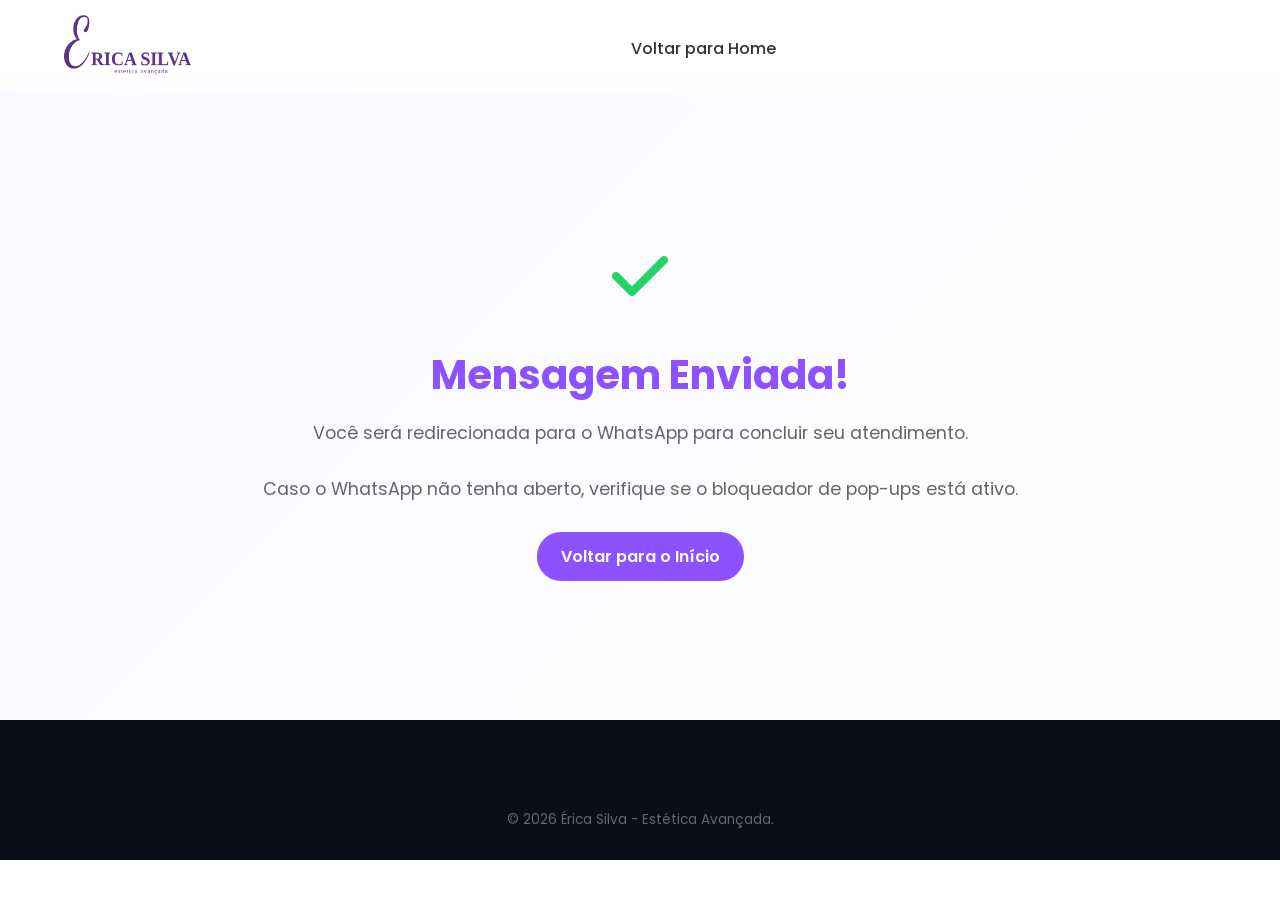
<file: obrigado.html>
<!DOCTYPE html>
<html lang="pt-br">
<head>
    <meta charset="UTF-8">
    <meta name="viewport" content="width=device-width, initial-scale=1.0">
    <title>Obrigado! | Érica Silva Estética</title>
    <!-- Google Tag Manager -->
    <script>(function(w,d,s,l,i){w[l]=w[l]||[];w[l].push({'gtm.start':
    new Date().getTime(),event:'gtm.js'});var f=d.getElementsByTagName(s)[0],
    j=d.createElement(s),dl=l!='dataLayer'?'&l='+l:'';j.async=true;j.src=
    'https://www.googletagmanager.com/gtm.js?id='+i+dl;f.parentNode.insertBefore(j,f);
    })(window,document,'script','dataLayer','GTM-SEU_CODIGO');</script>
    <!-- End Google Tag Manager -->
    <link rel="icon" href="imagens/logo.png" type="image/png">
    <link rel="preconnect" href="https://fonts.googleapis.com">
    <link rel="preconnect" href="https://fonts.gstatic.com" crossorigin>
    <link href="https://fonts.googleapis.com/css2?family=Poppins:wght@300;400;500;600;700&display=swap" rel="stylesheet">
    <link rel="stylesheet" href="style.css">
    <link rel="stylesheet" href="https://cdnjs.cloudflare.com/ajax/libs/font-awesome/6.4.0/css/all.min.css">
</head>
<body>
    <!-- Google Tag Manager (noscript) -->
    <noscript><iframe src="https://www.googletagmanager.com/ns.html?id=GTM-SEU_CODIGO"
    height="0" width="0" style="display:none;visibility:hidden"></iframe></noscript>
    <!-- End Google Tag Manager (noscript) -->
    <header>
        <div class="logo"> 
            <a href="index.html"><img src="imagens/logo.png" alt="logo Erica"></a>
        </div> 
        <div class="navmenu"> 
            <nav>
                <ul>
                    <li><a href="index.html">Voltar para Home</a></li>
                </ul>
            </nav>
        </div> 
    </header>

    <main class="thank-you-section">
        <div class="thank-you-content">
            <div class="check-icon">
                <i class="fa-solid fa-check"></i>
            </div>
            <h1>Mensagem Enviada!</h1>
            <p>Você será redirecionada para o WhatsApp para concluir seu atendimento.</p>
            <p>Caso o WhatsApp não tenha aberto, verifique se o bloqueador de pop-ups está ativo.</p>
            
            <a href="index.html" class="btn-primary">Voltar para o Início</a>
        </div>
    </main>

    <footer>
        <div class="footer-bottom" style="justify-content: center; padding-top: 20px;">
            <p>&copy; 2026 Érica Silva - Estética Avançada.</p>
        </div>
    </footer>
    
    <!-- Script para efeito de partículas (opcional, mantém a identidade) -->
    <script>
        // Redirecionamento automático caso o usuário fique muito tempo aqui (opcional)
        // setTimeout(() => { window.location.href = 'index.html'; }, 10000);
    </script>
    <script src="script.js"></script>
</body>
</html>
</file>
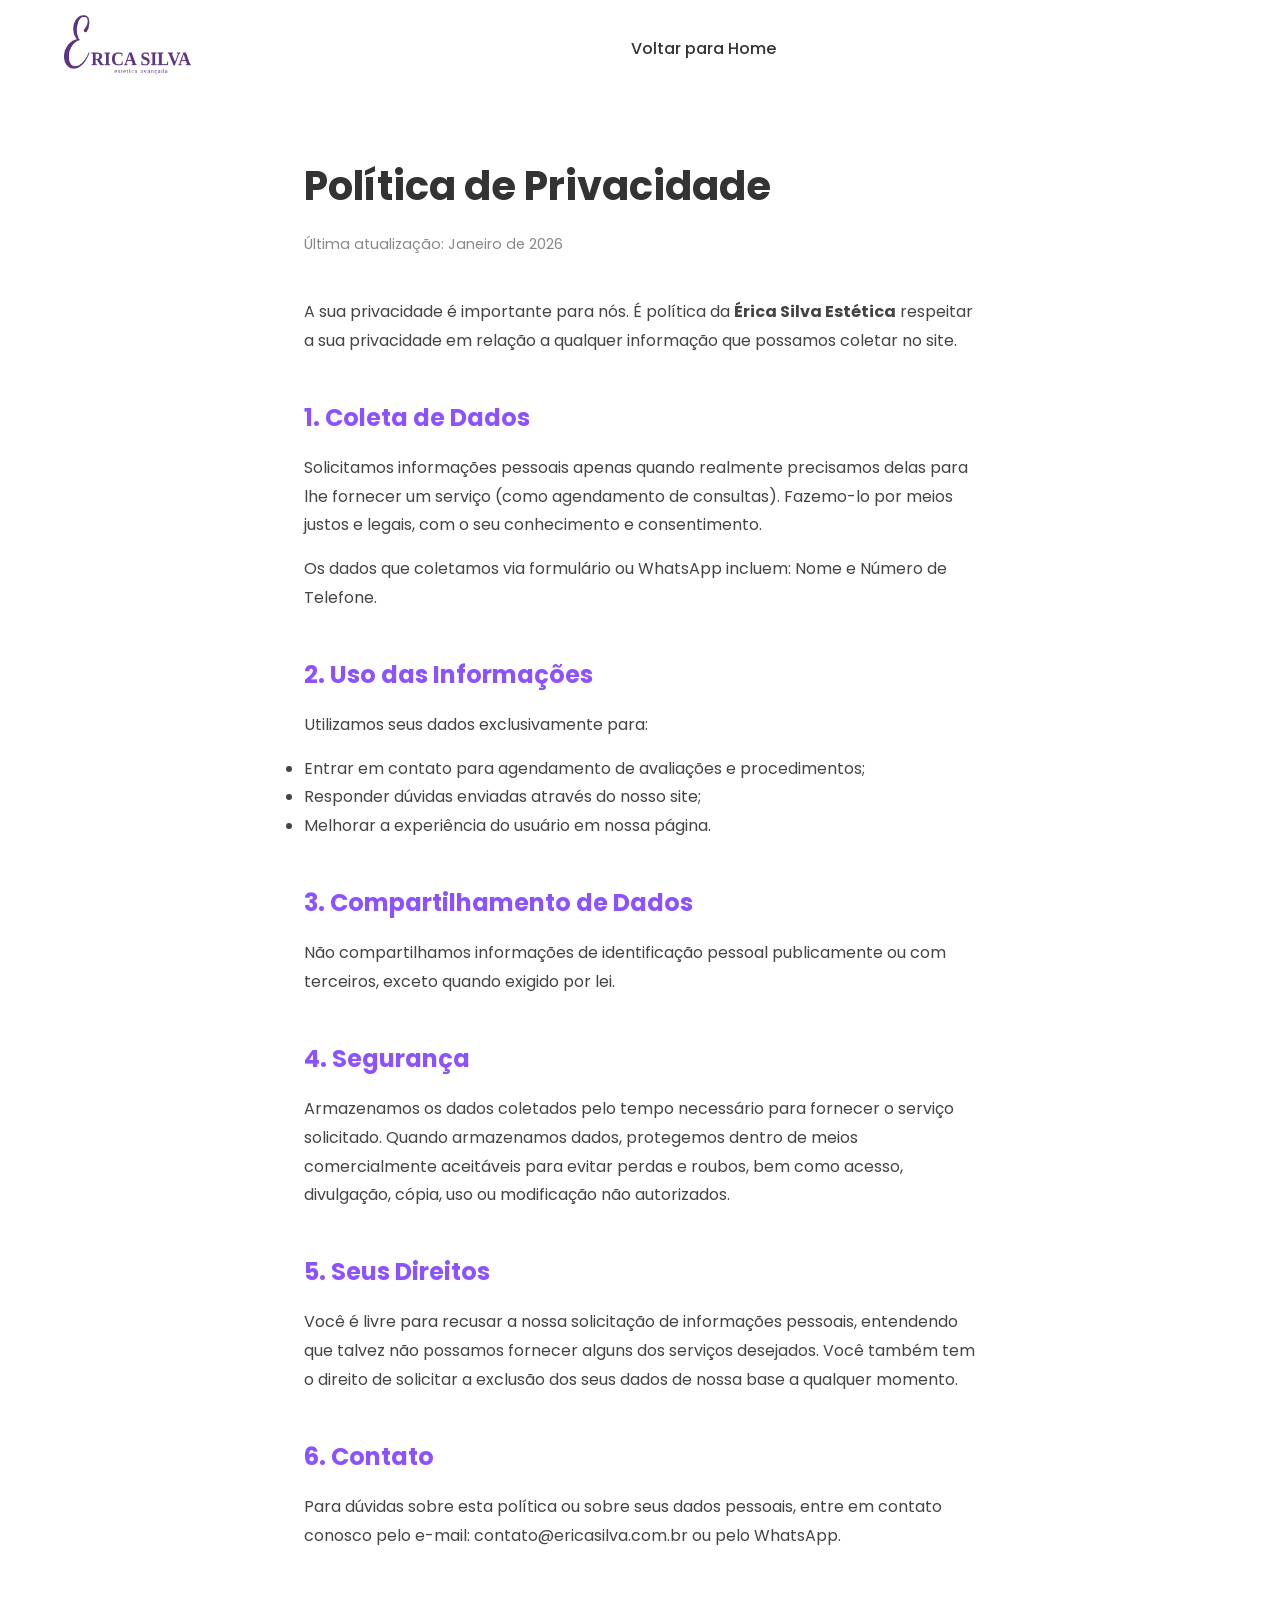
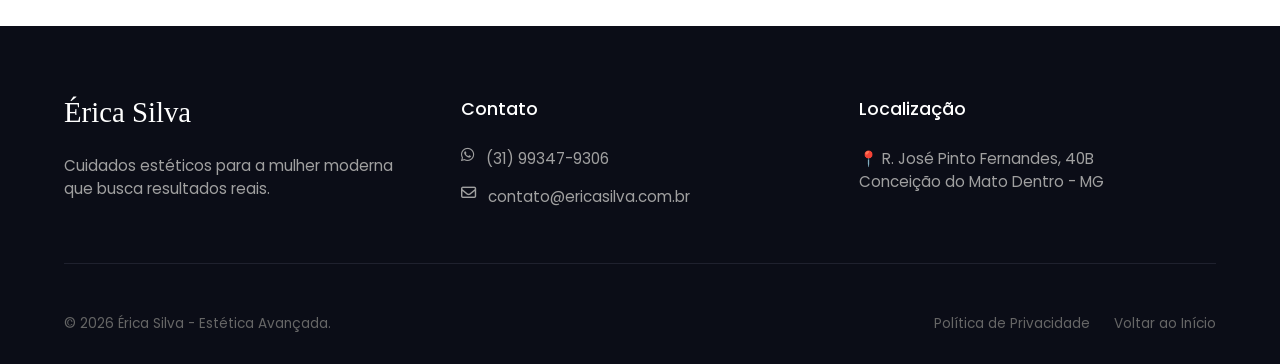
<file: politica-privacidade.html>
<!DOCTYPE html>
<html lang="pt-br">
<head>
    <meta charset="UTF-8">
    <meta name="viewport" content="width=device-width, initial-scale=1.0">
    <title>Política de Privacidade | Érica Silva Estética</title>
    <!-- Google Tag Manager -->
    <script>(function(w,d,s,l,i){w[l]=w[l]||[];w[l].push({'gtm.start':
    new Date().getTime(),event:'gtm.js'});var f=d.getElementsByTagName(s)[0],
    j=d.createElement(s),dl=l!='dataLayer'?'&l='+l:'';j.async=true;j.src=
    'https://www.googletagmanager.com/gtm.js?id='+i+dl;f.parentNode.insertBefore(j,f);
    })(window,document,'script','dataLayer','GTM-SEU_CODIGO');</script>
    <!-- End Google Tag Manager -->
    <meta name="description" content="Política de privacidade e termos de uso dos dados na clínica Érica Silva Estética.">
    <link rel="icon" href="imagens/logo.png" type="image/png">
    <link rel="preconnect" href="https://fonts.googleapis.com">
    <link rel="preconnect" href="https://fonts.gstatic.com" crossorigin>
    <link href="https://fonts.googleapis.com/css2?family=Poppins:wght@300;400;500;600;700&display=swap" rel="stylesheet">
    <link rel="stylesheet" href="style.css">
    <link rel="stylesheet" href="https://cdnjs.cloudflare.com/ajax/libs/font-awesome/6.4.0/css/all.min.css">
    <style>
        /* Estilos específicos para esta página de texto */
        .privacy-content {
            max-width: 800px;
            margin: 0 auto;
            padding: 60px 5%;
            color: #444;
            line-height: 1.8;
        }
        .privacy-content h1 {
            color: #333;
            font-size: 2.5rem;
            margin-bottom: 10px;
        }
        .privacy-content h2 {
            color: #8c52ff;
            font-size: 1.5rem;
            margin-top: 40px;
            margin-bottom: 15px;
        }
        .privacy-content p {
            margin-bottom: 15px;
        }
        .last-update {
            color: #888;
            font-size: 0.9rem;
            margin-bottom: 40px;
            display: block;
        }
    </style>
</head>
<body>
    <!-- Google Tag Manager (noscript) -->
    <noscript><iframe src="https://www.googletagmanager.com/ns.html?id=GTM-SEU_CODIGO"
    height="0" width="0" style="display:none;visibility:hidden"></iframe></noscript>
    <!-- End Google Tag Manager (noscript) -->
    <header>
        <div class="logo"> 
            <a href="index.html"><img src="imagens/logo.png" alt="logo Erica"></a>
        </div> 
        <div class="navmenu"> 
            <nav>
                <ul>
                    <li><a href="index.html">Voltar para Home</a></li>
                </ul>
            </nav>
        </div> 
    </header>

    <main class="privacy-content">
        <h1>Política de Privacidade</h1>
        <span class="last-update">Última atualização: Janeiro de 2026</span>

        <p>A sua privacidade é importante para nós. É política da <strong>Érica Silva Estética</strong> respeitar a sua privacidade em relação a qualquer informação que possamos coletar no site.</p>

        <h2>1. Coleta de Dados</h2>
        <p>Solicitamos informações pessoais apenas quando realmente precisamos delas para lhe fornecer um serviço (como agendamento de consultas). Fazemo-lo por meios justos e legais, com o seu conhecimento e consentimento.</p>
        <p>Os dados que coletamos via formulário ou WhatsApp incluem: Nome e Número de Telefone.</p>

        <h2>2. Uso das Informações</h2>
        <p>Utilizamos seus dados exclusivamente para:</p>
        <ul>
            <li>Entrar em contato para agendamento de avaliações e procedimentos;</li>
            <li>Responder dúvidas enviadas através do nosso site;</li>
            <li>Melhorar a experiência do usuário em nossa página.</li>
        </ul>

        <h2>3. Compartilhamento de Dados</h2>
        <p>Não compartilhamos informações de identificação pessoal publicamente ou com terceiros, exceto quando exigido por lei.</p>

        <h2>4. Segurança</h2>
        <p>Armazenamos os dados coletados pelo tempo necessário para fornecer o serviço solicitado. Quando armazenamos dados, protegemos dentro de meios comercialmente aceitáveis para evitar perdas e roubos, bem como acesso, divulgação, cópia, uso ou modificação não autorizados.</p>

        <h2>5. Seus Direitos</h2>
        <p>Você é livre para recusar a nossa solicitação de informações pessoais, entendendo que talvez não possamos fornecer alguns dos serviços desejados. Você também tem o direito de solicitar a exclusão dos seus dados de nossa base a qualquer momento.</p>

        <h2>6. Contato</h2>
        <p>Para dúvidas sobre esta política ou sobre seus dados pessoais, entre em contato conosco pelo e-mail: contato@ericasilva.com.br ou pelo WhatsApp.</p>
    </main>

    <footer>
        <div class="footer-content">
            <div class="footer-column branding">
                <h3 class="footer-logo">Érica Silva</h3> <p>Cuidados estéticos para a mulher moderna que busca resultados reais.</p>
            </div>
            <div class="footer-column">
                <h3>Contato</h3>
                <ul class="footer-links">
                    <li><i class="fa-brands fa-whatsapp"></i> (31) 99347-9306</li>
                    <li><i class="fa-regular fa-envelope"></i> contato@ericasilva.com.br</li>
                </ul>
            </div>
            <div class="footer-column">
                <h3>Localização</h3>
                <p>📍 R. José Pinto Fernandes, 40B<br>Conceição do Mato Dentro - MG</p>
            </div>
        </div>
        <div class="footer-bottom">
            <p>&copy; 2026 Érica Silva - Estética Avançada.</p>
            <div class="legal-links">
                <a href="politica-privacidade.html">Política de Privacidade</a>
                <a href="index.html">Voltar ao Início</a>
            </div>
        </div>
    </footer>
    <script src="script.js"></script>
</body>
</html>
</file>
<file: style.css>
/* Reset básico: remove margens padrão do navegador */
* {
    margin: 0;
    padding: 0;
    box-sizing: border-box;
}

html {
    overflow-x: hidden;
    max-width: 100%;
    width: 100%;
    scroll-behavior: smooth;
    scroll-padding-top: 100px;
}

body {
    font-family: 'Poppins', sans-serif;
    padding-top: 90px; /* Compensação para o conteúdo não ficar atrás do header fixo */
    overflow-x: hidden;
    max-width: 100vw;
    width: 100%;
    position: relative;
}

img, video, iframe {
    max-width: 100%;
    height: auto;
}


header {
    position: fixed;             /* Fixa o header no topo */
    top: 0;
    left: 0;
    width: 100%;
    z-index: 1000;               /* Garante que fique acima de tudo */
    display: flex;               /* Ativa o Flexbox */
    justify-content: space-between; /* Espalha: Logo na esquerda, Menu no meio, Botão na direita */
    align-items: center;         /* Centraliza tudo verticalmente */
    padding: 15px 5%;            /* Espaçamento interno */
    background-color: #ffffff;   /* Cor de fundo do cabeçalho */
    box-shadow: 0 2px 5px rgba(0,0,0,0.1); /* Sombra leve abaixo */
    background-color: transparent; /* Fundo transparente inicial */
    box-shadow: none;            /* Sem sombra inicial */
    transition: all 0.4s ease;   /* Transição suave */
    backdrop-filter: blur(10px); /* Efeito de vidro fosco */
    -webkit-backdrop-filter: blur(10px); /* Compatibilidade Safari */
}

/* Tamanho do Logo */
.logo img {
    height: 60px; /* Define a altura fixa, largura automática */
    width: auto;
}

/* Menu de Navegação */
.navmenu {
    flex: 1;                     /* Ocupa o espaço disponível entre logo e botão */
    display: flex;
    justify-content: center;     /* Centraliza o menu horizontalmente */
}

.navmenu ul {
    display: flex;       /* Torna a lista horizontal */
    list-style: none;    /* Remove as bolinhas da lista */
    gap: 30px;           /* Espaço entre os itens do menu */
}

.navmenu a {
    text-decoration: none; /* Remove o sublinhado */
    color: #333333;        /* Cor do texto */
    font-weight: 500;
}

.navmenu a:hover {
    color: #A78BFA; /* Cor ao passar o mouse (tom dourado de estética) */
}

.navmenu i {
    font-size: 1.3rem; /* Ícone levemente maior para destaque */
}

/* Estilo do Botão */
.button a {
    background-color: #7A28CB; /* Verde WhatsApp */
    color: white;
    padding: 10px 20px;
    text-decoration: none;
    border-radius: 15px; /* Bordas arredondadas */
    font-weight: bold;
    transition: 0.3s; /* Suaviza a mudança de cor */
}

.button a:hover {
    background-color: #c44dc6; /* Verde mais escuro ao passar o mouse */
}
/* Configuração da Seção Principal */
.hero-section {
    display: flex;
    align-items: center;
    justify-content: space-between;
    padding: 140px 8% 40px;
    background: linear-gradient(135deg, #f9f7ff 0%, #f3f0fc 100%);
    min-height: 85vh;
    overflow: hidden;
    position: relative;
    width: 100%;
    max-width: 100%;
}
.hero-section::before {
    content: '';
    position: absolute;
    top: -100px;
    right: -100px;
    width: 600px;
    height: 600px;
    background: radial-gradient(circle, rgba(140, 82, 255, 0.15) 0%, rgba(255,255,255,0) 70%);
    z-index: 0; /* Fica atrás do conteúdo */
    pointer-events: none; /* Não atrapalha cliques */
    /* Parallax: A posição Y será calculada via variável CSS */
    transform: translateY(var(--scroll-y, 0));
    will-change: transform; /* Otimização de performance */
}


/* --- Lado Esquerdo (Texto) --- */
.hero-content {
    max-width: 45%; /* Limita a largura do texto */
    z-index: 2; /* Garante que o texto fique sobre qualquer elemento de fundo */
}

.hero-content h1 {
    font-size: 3rem; /* Tamanho grande para o título */
    line-height: 1.2;
    color: #2c2c2c;
    margin-bottom: 25px;
    font-weight: 700;
} 







@media (prefers-reduced-motion: reduce) {
    .hero-content h1::after,
    .btn-primary,
    .btn-primary:hover {
        transition: none !important;
        animation: none !important;
    }
}

.hero-content h1 span {
    background: linear-gradient(90deg, #8c52ff, #ff5bde); /* Roxo para Rosa */
    -webkit-background-clip: text;
    -webkit-text-fill-color: transparent;
    background-clip: text;
    display: inline-block; /* Garante que o degradê aplique corretamente */
}

.hero-content p {
    color: #555;
    font-size: 1.05rem;
    line-height: 1.6;
    margin-bottom: 35px;
    max-width: 90%;
}

.service-desc {
    font-size: 0.95rem;
    color: rgba(255,255,255,0.9);
    margin: 8px 0 12px;
}

.footer-contact-line {
    font-size: 0.95rem;
    color: #a0a0a0;
    margin: 8px 0 0;
}

/* Botões */
.cta-group {
    display: flex;
    gap: 20px;
    margin-bottom: 45px;
}

.btn-primary {
    display: inline-flex;
    align-items: center;
    gap: 8px;
    background-color: #8c52ff;
    color: white;
    padding: 12px 24px;
    border-radius: 24px; /* Visual mais contido */
    text-decoration: none;
    font-weight: 600;
    box-shadow: none; /* Removido para visual minimal */
    transition: background-color 0.2s ease, opacity 0.2s ease;
}

.btn-secondary {
    background-color: transparent;
    color: #444;
    padding: 14px 28px;
    border-radius: 30px;
    text-decoration: none;
    font-weight: 600;
    border: 2px solid #e0e0e0;
    transition: all 0.3s ease;
}

.btn-primary:hover {
    background-color: #7340d3;
    transform: translateY(-2px); /* Efeito de levantar */
}
.btn-secondary:hover {
    border-color: #8c52ff;
    color: #8c52ff;
    background-color: #f9f7ff;
}

/* Prova Social (Estrelas e Clientes) */
.social-proof {
    display: flex;
    align-items: center;
    gap: 25px;
    font-size: 0.9rem;
    color: #666;
}

.avatars {
    display: flex;
}

.avatars .circle {
    width: 40px;
    height: 40px;
    border-radius: 50%;
    border: 3px solid white;
    margin-left: -15px; /* Sobreposição */
    object-fit: cover;
    opacity: 0; /* Começa invisível */
    animation: popAvatar 0.5s cubic-bezier(0.175, 0.885, 0.32, 1.275) forwards;
}
/* Ordem de empilhamento */
.avatars .circle:nth-child(1) { z-index: 3; animation-delay: 0.8s; }
.avatars .circle:nth-child(2) { z-index: 2; animation-delay: 1.0s; }
.avatars .circle:nth-child(3) { z-index: 1; animation-delay: 1.2s; }

@keyframes popAvatar {
    from { opacity: 0; transform: scale(0); }
    to { opacity: 1; transform: scale(1); }
}

.avatars .circle:first-child {
    margin-left: 0;
}

.rating-text strong {
    color: #333;
    font-size: 1rem;
}

.stars {
    color: #FFD700; /* Cor dourada para estrelas */
    font-size: 1.3rem;
    padding-left: 25px;
    border-left: 1px solid #e0e0e0;
}

.stars small {
    display: block;
    color: #888;
    font-size: 0.8rem;
    margin-top: 5px;
}

/* --- Lado Direito (Imagem) --- */
.hero-image-container {
    position: relative; /* Necessário para posicionar o card flutuante */
    width: 45%; /* Define a largura do contêiner da imagem */
    max-width: 550px; /* Tamanho máximo para não ficar gigante em telas grandes */
    display: flex;
    justify-content: flex-end; /* Alinha a imagem à direita dentro do seu container */
}

/* Wrapper que cria o efeito de "box" com bordas arredondadas */
.hero-image-wrapper {
    position: relative;
    width: 90%; /* A imagem ocupa 90% do container para dar espaço ao card */
    border-radius: 40px; /* Bordas arredondadas grandes */
    overflow: hidden; /* Corta a imagem que passar das bordas arredondadas */
    box-shadow: 0 20px 40px rgba(0,0,0,0.08); /* Sombra suave para destacar */
    /* Opcional: Adicionar um fundo se a imagem for transparente */
    background-color: #fff;
}

.main-photo {
    width: 100%;
    height: auto;
    display: block; /* Remove espaço extra abaixo da imagem */
    object-fit: cover; /* Garante que a imagem cubra o espaço sem distorcer */
}

/* Card Flutuante (Horário) */
.floating-card {
    position: absolute;
    bottom: 40px; /* Distância do fundo */
    left: 0; /* Alinhado à esquerda do container principal */
    background-color: rgba(255, 255, 255, 0.25); /* Bem mais transparente */
    backdrop-filter: blur(15px); /* Aumentei o desfoque para o efeito vidro */
    border: 1px solid rgba(255, 255, 255, 0.4); /* Borda mais suave */
    padding: 18px 28px;
    border-radius: 16px;
    overflow: hidden; /* Contém a animação de brilho */
    box-shadow: 0 8px 25px rgba(0,0,0,0.1);
    z-index: 5; /* Fica acima da imagem */
    overflow: hidden; /* Garante que o brilho não saia das bordas arredondadas */
}

.floating-card strong {
    display: block;
    font-size: 1.3rem;
    color: #2c2c2c;
    margin-bottom: 5px;
}

.floating-card p {
    margin: 0;
    color: #666;
    font-size: 0.95rem;
}

/* Animação de Brilho (Reflexo) */
.floating-card::after {
    content: '';
    position: absolute;
    top: 0;
    left: -150%; /* Começa fora da esquerda */
    width: 150%;
    height: 100%;
    background: linear-gradient(to right, rgba(255,255,255,0) 0%, rgba(255,255,255,0.6) 50%, rgba(255,255,255,0) 100%);
    transform: skewX(-25deg); /* Inclina o reflexo */
    animation: shine-card 6s infinite; /* Roda infinitamente a cada 6s */
}

@keyframes shine-card {
    0% { left: -150%; }
    20% { left: 150%; } /* Passa rápido pelo card */
    100% { left: 150%; } /* Fica esperando fora da tela */
}

/* Ícone do Menu Mobile (Escondido no Desktop) */
.mobile-menu-icon {
    display: none;
    font-size: 1.8rem;
    cursor: pointer;
    color: #333;
}

/* --- Responsivo para Celular e Tablet --- */
@media (max-width: 992px) {
    .hero-section {
        flex-direction: column; /* Um item embaixo do outro */
        padding: 40px 6%;
        padding: 120px 6% 40px; /* Ajuste mobile para header */
        text-align: center;
        min-height: auto;
    }
    
    .hero-content {
        max-width: 100%;
        margin-bottom: 50px;
    }

    .hero-content h1 {
        font-size: 2.5rem;
    }
    
    .cta-group {
        justify-content: center;
        flex-wrap: wrap; /* Permite que os botões quebrem linha se necessário */
    }

    .social-proof {
        justify-content: center;
        flex-direction: column;
        gap: 15px;
    }
    .stars {
        border-left: none;
        padding-left: 0;
    }
    
    .hero-image-container {
        width: 100%;
        max-width: 450px; /* Limita o tamanho da imagem no mobile */
        margin: 0 auto; /* Centraliza */
        justify-content: center;
    }

    .hero-image-wrapper {
        width: 100%;
    }
    
    .floating-card {
        bottom: -20px;
        left: 50%;
        transform: translateX(-50%); /* Centraliza o card horizontalmente */
        width: max-content; /* Largura baseada no conteúdo */
        padding: 15px 20px;
    }

    /* --- Menu Mobile --- */
    .mobile-menu-icon {
        display: block; /* Mostra o ícone */
        z-index: 1001;
    }

    .navmenu {
        position: fixed;
        top: 0;
        right: -100%; /* Começa escondido fora da tela */
        width: 70%;
        height: 100vh;
        background-color: #fff;
        box-shadow: -5px 0 15px rgba(0,0,0,0.1);
        display: flex;
        justify-content: center;
        align-items: center;
        transition: right 0.4s ease; /* Animação de deslize */
        z-index: 1000;
    }

    .navmenu.active {
        right: 0; /* Traz para dentro da tela */
    }

    .navmenu ul {
        flex-direction: column;
        align-items: center;
        gap: 40px;
    }

    /* --- Animação dos Itens do Menu (Fade-in em cascata) --- */
    .navmenu ul li {
        opacity: 0;
        transform: translateY(20px); /* Começa um pouco mais baixo */
        transition: opacity 0.3s ease, transform 0.3s ease;
    }

    .navmenu.active ul li {
        opacity: 1;
        transform: translateY(0);
    }

    /* Aplica atrasos diferentes para cada item */
    .navmenu.active ul li:nth-child(1) { transition-delay: 0.1s; }
    .navmenu.active ul li:nth-child(2) { transition-delay: 0.2s; }
    .navmenu.active ul li:nth-child(3) { transition-delay: 0.3s; }
    .navmenu.active ul li:nth-child(4) { transition-delay: 0.4s; }

    .navmenu a {
        font-size: 1.2rem;
    }

    /* Esconde o botão de agendar do header no mobile para limpar a barra */
    header .button {
        display: none;
    }
    
    /* Ajuste do Header para alinhar ícone */
    header {
        padding: 15px 6%;
        position: relative;
        z-index: 1000;
    }
}
/* --- Seção de Serviços --- */
.services-section {
    padding: 80px 0;
    text-align: center;
    background-color: #fff;
    overflow: hidden;
    width: 100%;
}

/* Títulos da Seção */
.section-header {
    margin-bottom: 50px;
    padding: 0 5%; /* Garante alinhamento do texto */
}

.section-header .subtitle {
    display: block;
    font-size: 0.8rem;
    letter-spacing: 2px;
    color: #666;
    margin-bottom: 10px;
    text-transform: uppercase;
}

.section-header h2 {
    font-family: 'Times New Roman', serif;
    font-size: 2rem;
    color: #333;
    font-weight: 400;
    line-height: 1.3;
}

/* Grid de Cards (Modo Carrossel) */
.services-grid {
    display: flex;
    gap: 20px;
    
    /* Configuração do Carrossel */
    flex-wrap: nowrap;        /* Impede quebra de linha */
    overflow-x: auto;         /* Habilita rolagem lateral */
    justify-content: flex-start; /* Alinha itens à esquerda */
    
    padding: 20px 5%;         /* Espaçamento interno para não cortar sombras */
    scroll-behavior: smooth;  /* Rolagem suave */
    -webkit-overflow-scrolling: touch; /* Rolagem nativa no iOS */
    scroll-snap-type: x mandatory; /* Ativa o efeito magnético */
}

/* Estilização da Barra de Rolagem */
.services-grid::-webkit-scrollbar {
    height: 8px;
}
.services-grid::-webkit-scrollbar-track {
    background: #f1f1f1;
}
.services-grid::-webkit-scrollbar-thumb {
    background: #ccc;
    border-radius: 4px;
}
.services-grid::-webkit-scrollbar-thumb:hover {
    background: #bfa15f; /* Cor destaque ao passar o mouse na barra */
}

/* Estilo do Card Individual */
.service-card {
    position: relative;
    /* Tamanho Fixo para Carrossel */
    min-width: 260px;
    width: 260px;
    height: 380px;
    
    border-radius: 10px;
    overflow: hidden;
    box-shadow: 0 10px 20px rgba(0,0,0,0.1);
    transition: all 0.4s ease;
    cursor: pointer;
    scroll-snap-align: center; /* O card para no centro ao rolar */
}

.service-card:hover {
    transform: translateY(-10px);
    box-shadow: 0 20px 40px rgba(140, 82, 255, 0.3); /* Sombra roxa mais intensa */
}

/* Imagem de fundo do card */
.service-card img {
    width: 100%;
    height: 100%;
    object-fit: cover;
    display: block;
    transition: transform 0.6s ease, filter 0.4s ease;
}

.service-card:hover img {
    transform: scale(1.15); /* Zoom maior */
    filter: brightness(0.7); /* Escurece a imagem para destacar o texto */
}

/* Overlay Escuro (Degradê) */
.card-content {
    position: absolute;
    bottom: 0;
    left: 0;
    width: 100%;
    padding: 20px;
    background: linear-gradient(to top, rgba(0,0,0,0.9), rgba(0,0,0,0));
    color: white;
    text-align: left;
    display: flex;
    flex-direction: column;
    align-items: flex-start;
    justify-content: flex-end;
    height: 60%; /* Aumentei levemente para garantir leitura */
    transition: padding-bottom 0.4s ease;
}

.service-card:hover .card-content {
    padding-bottom: 30px; /* Sobe o conteúdo levemente */
}

.card-content h3 {
    font-size: 1.2rem;
    margin-bottom: 10px;
    font-weight: 400;
    transform: translateY(10px);
    transition: transform 0.4s ease;
}

.service-card:hover h3 {
    transform: translateY(0);
}

.card-content a {
    color: #ddd;
    text-decoration: none;
    font-size: 0.9rem;
    transition: all 0.4s ease;
    border-bottom: 1px solid transparent;
    opacity: 0; /* Esconde o link inicialmente */
    transform: translateY(20px);
}

.service-card:hover .card-content a {
    opacity: 1;
    transform: translateY(0);
    color: #fff;
    border-bottom: 1px solid #fff;
}

/* --- Seção Quem Sou Eu --- */
.about-section {
    position: relative; /* Para posicionar o pseudo-elemento */
    background: linear-gradient(135deg, #f9f7ff 0%, #f3f0fc 100%); /* Degradê suave lilás */
    padding: 80px 5%;
    display: flex;
    flex-direction: column;
    align-items: center;
    overflow: hidden; /* Evita que a animação da imagem vaze */
}

.about-section::before {
    content: '';
    position: absolute;
    top: 50%;
    left: 50%;
    transform: translate(-50%, -50%);
    width: 500px; /* Tamanho fixo para a forma */
    height: 500px;
    background-image: url("data:image/svg+xml,%3Csvg xmlns='http://www.w3.org/2000/svg' viewBox='0 0 100 100'%3E%3Cpath d='M50,10 C50,10 60,30 50,45 C50,45 40,30 50,10 Z' fill='%238c52ff'/%3E%3Cpath d='M50,45 C40,55 30,60 20,60 C35,75 45,80 50,90 C55,80 65,75 80,60 C70,60 60,55 50,45 Z' fill='%238c52ff'/%3E%3C/svg%3E");
    background-repeat: no-repeat;
    background-size: contain;
    background-position: center;
    opacity: 0.04; /* Mais sutil */
    z-index: 0;
}

.about-section .section-header,
.about-section .about-content {
    position: relative;
    z-index: 1;
}

/* Destaque para o "Olá, eu sou Érica" */
.about-section .section-header h2 {
    font-family: 'Times New Roman', serif;
    font-size: 2.8rem;
    color: #333;
    font-weight: 400;
    margin-top: 5px; /* Pequeno ajuste */
}

/* Conteúdo interno: foto + texto */
.about-content {
    display: grid;
    grid-template-columns: 360px 1fr;
    gap: 60px; /* Aumenta o espaço */
    align-items: center;
    width: 100%;
    max-width: 1100px;
    margin-top: 40px;
}

.about-photo img {
    width: 100%;
    height: auto;
    max-width: 360px;
    border-radius: 24px; /* Bordas mais suaves */
    object-fit: cover;
    box-shadow: 0 20px 45px rgba(122, 82, 255, 0.15); /* Sombra mais pronunciada */
    border: 8px solid #ffffff;
    display: block;
    transition: transform 0.4s ease, box-shadow 0.4s ease;
}

.about-photo img:hover {
    transform: scale(1.03); /* Leve zoom */
    box-shadow: 0 25px 50px rgba(122, 82, 255, 0.2);
}


.about-text p {
    font-size: 1.1rem; /* Um pouco maior para leitura */
    color: #4a4a4a; /* Um cinza um pouco mais escuro */
    line-height: 1.8; /* Mais espaçamento entre linhas */
}

.about-text p::first-letter {
    float: left;
    font-size: 4rem; /* Tamanho bem maior */
    line-height: 0.8; /* Ajusta o alinhamento vertical */
    padding-right: 10px;
    padding-bottom: 5px;
    font-family: 'Times New Roman', serif; /* Fonte serifada para elegância */
    color: #8c52ff; /* Cor da marca */
    font-weight: 700;
}

.about-text strong {
    font-weight: 600;
    color: #333;
    background: linear-gradient(to top, rgba(140, 82, 255, 0.15) 50%, transparent 50%); /* Efeito de marca-texto sutil */
}

/* Pequena marcação no título */
.about-section .subtitle {
    color: #8c52ff;
    font-weight: 600;
}

/* Responsividade da seção Quem Sou */
@media (max-width: 992px) {
    .about-content {
        grid-template-columns: 1fr;
        text-align: center;
        gap: 40px;
    }

    .about-section .section-header h2 {
        font-size: 2.4rem;
    }

    .about-photo {
        display: flex;
        justify-content: center; /* Centraliza o wrapper da foto */
    }

    .about-photo img {
        max-width: 280px;
        margin: 0;
    }

    .about-text {
        max-width: 600px; /* Limita a largura do texto para não ficar muito largo */
        margin: 0 auto;
    }
}

/* Mantém a seção de benefícios existente (continua como antes) */
.why-choose-section {
    background-color: #f7f5fc; /* Tom lilás bem claro do fundo */
    padding: 80px 5%;
    display: flex;
    flex-direction: column;
    align-items: center;
}

/* Ajuste específico para o subtítulo desta seção */
.why-choose-section .section-header {
    text-align: center;
    max-width: 800px;
}

.subtitle-text {
    color: #666;
    font-size: 1.1rem;
    margin-top: 10px;
}

/* Grid dos Benefícios */
.benefits-grid {
    display: grid;
    grid-template-columns: repeat(auto-fit, minmax(450px, 1fr)); /* Cria colunas que se ajustam */
    gap: 30px;
    width: 100%;
    max-width: 1200px;
    margin-top: 20px;
}

/* Card Individual */
.benefit-card {
    background-color: #fff;
    padding: 30px;
    border-radius: 20px; /* Bordas bem arredondadas conforme a imagem */
    display: flex;
    align-items: flex-start; /* Alinha ícone e texto no topo */
    gap: 20px;
    box-shadow: 0 5px 15px rgba(0,0,0,0.03); /* Sombra muito suave */
    transition: transform 0.3s ease;
}

.benefit-card:hover {
    transform: translateY(-5px);
    box-shadow: 0 10px 25px rgba(140, 82, 255, 0.1);
}

/* Ícones (Caixa Roxa) */
.icon-box {
    background-color: #8c52ff; /* Roxo da marca */
    color: white;
    min-width: 60px;
    height: 60px;
    border-radius: 15px; /* Quadrado arredondado */
    display: flex;
    align-items: center;
    justify-content: center;
    font-size: 1.8rem; /* Tamanho do emoji/ícone */
    flex-shrink: 0; /* Impede que o ícone amasse */
}

/* Texto do Card */
.benefit-text h3 {
    font-size: 1.25rem;
    color: #333;
    margin-bottom: 10px;
    font-weight: 600;
}

.benefit-text p {
    font-size: 0.95rem;
    color: #666;
    line-height: 1.5;
}

/* Responsividade Mobile */
@media (max-width: 768px) {
    .benefits-grid {
        grid-template-columns: 1fr; /* Uma coluna no celular */
    }
    
    .benefit-card {
        padding: 20px;
        min-width: auto; /* Remove restrições de largura no mobile */
    }
}
/* --- Seção de Depoimentos --- */
.testimonials-section {
    padding: 80px 5%;
    background-color: #fff; /* Fundo branco para contraste com a sessão anterior */
    text-align: center;
}

.testimonials-container {
    display: flex;
    justify-content: center;
    gap: 30px;
    flex-wrap: wrap; /* Quebra linha em telas menores */
    margin-top: 40px;
}

/* Card de Depoimento */
.testimonial-card {
    background-color: #f9f9f9;
    padding: 30px;
    border-radius: 15px;
    width: 350px; /* Largura fixa para manter padrão */
    box-shadow: 0 5px 15px rgba(0,0,0,0.05);
    text-align: left; /* Texto alinhado à esquerda facilita a leitura */
    position: relative;
    transition: transform 0.3s ease;
    overflow: hidden; /* Garante que a aspa decorativa não saia do card */
    z-index: 1;
}

/* Aspa Decorativa de Fundo */
.testimonial-card::before {
    content: '\201C'; /* Código para aspa dupla esquerda */
    position: absolute;
    top: -15px;
    right: 20px;
    font-size: 10rem;
    color: #8c52ff;
    opacity: 0.06; /* Bem clarinho para não atrapalhar o texto */
    font-family: serif;
    line-height: 1;
    z-index: -1;
    pointer-events: none;
}

.testimonial-card:hover {
    transform: translateY(-5px);
    box-shadow: 0 10px 25px rgba(0,0,0,0.1);
}

/* Estrelas */
.testimonial-card .stars {
    color: #FFD700; /* Dourado */
    font-size: 1.2rem;
    margin-bottom: 15px;
    letter-spacing: 2px;
}

.aggregate-rating {
    margin-top: 6px;
    color: #8c52ff;
    font-weight: 700;
}
.aggregate-rating span {
    color: #666;
    font-weight: 600;
    font-size: 0.95rem;
    margin-left: 8px;
}

/* Texto do Review */
.review-text {
    font-size: 0.95rem;
    color: #555;
    line-height: 1.6;
    margin-bottom: 25px;
    font-style: italic; /* Itálico para dar tom de fala */
}

/* Info do Cliente */
.client-info {
    border-top: 1px solid #eee;
    padding-top: 15px;
}

.client-info strong {
    display: block;
    color: #333;
    font-size: 1rem;
}

.client-info span {
    font-size: 0.85rem;
    color: #8c52ff; /* Roxo da marca para o serviço realizado */
    font-weight: 500;
}

/* Responsivo */
@media (max-width: 768px) {
    .testimonials-container {
        flex-direction: column;
        align-items: center;
    }
    
    .testimonial-card {
        width: 100%; /* Ocupa largura total no mobile */
    }
}
/* --- Seção FAQ (Acordeão) --- */
.faq-section {
    padding: 80px 5%;
    background-color: #f9f7ff; /* Fundo levemente roxo/cinza */
    display: flex;
    flex-direction: column;
    align-items: center;
}

.faq-container {
    max-width: 800px;
    width: 100%;
    margin-top: 30px;
    display: flex;
    flex-direction: column;
    gap: 15px;
}

.faq-item {
    background-color: #fff;
    border-radius: 10px;
    box-shadow: 0 4px 10px rgba(0,0,0,0.05);
    overflow: hidden;
    transition: all 0.3s ease;
}

.faq-question {
    width: 100%;
    background: none;
    border: none;
    padding: 20px 25px;
    text-align: left;
    font-size: 1.1rem;
    font-weight: 600;
    color: #333;
    display: flex;
    justify-content: space-between;
    align-items: center;
    cursor: pointer;
    transition: color 0.3s;
}

.faq-question:hover {
    color: #8c52ff;
}

.faq-question i {
    font-size: 0.9rem;
    transition: transform 0.3s ease;
    color: #8c52ff;
}

/* Estado Ativo (Aberto) */
.faq-item.active .faq-question i {
    transform: rotate(180deg);
}

.faq-item.active {
    box-shadow: 0 8px 20px rgba(140, 82, 255, 0.15); /* Sombra roxa suave */
}

.faq-answer {
    max-height: 0;
    overflow: hidden;
    transition: max-height 0.3s ease-out;
    background-color: #fff;
}

.faq-answer p {
    padding: 0 25px 25px;
    margin: 0;
    color: #666;
    line-height: 1.6;
    font-size: 0.95rem;
}

/* --- Seção de Formulário de Contato --- */
.contact-form-section {
    padding: 80px 5%;
    background-color: #fff;
    text-align: center;
    display: flex;
    flex-direction: column;
    align-items: center;
}

.contact-form {
    max-width: 600px;
    width: 100%;
    margin-top: 30px;
    display: flex;
    flex-direction: column;
    gap: 20px;
}

/* --- Seção: Onde nos encontrar --- */
.location-section {
    padding: 40px 5%;
    background-color: #fff;
    text-align: center;
}

.location-section .section-header h2 {
    margin-bottom: 12px;
}

.location-section p {
    color: #666;
    margin-bottom: 10px;
}

.location-section a {
    color: #8c52ff;
    text-decoration: none;
    font-weight: 600;
}

@media (max-width: 768px) {
    .location-section { padding: 30px 6%; }
}

.input-group {
    display: flex;
    gap: 20px;
}

.contact-form input, 
.contact-form textarea {
    width: 100%;
    padding: 15px;
    border: 1px solid #ddd;
    border-radius: 10px;
    font-family: 'Poppins', sans-serif;
    font-size: 0.95rem;
    outline: none;
    transition: border-color 0.3s;
    background-color: #f9f9f9;
}

.contact-form input:focus, 
.contact-form textarea:focus {
    border-color: #8c52ff;
    background-color: #fff;
}

.contact-form textarea {
    resize: vertical; /* Permite redimensionar apenas verticalmente */
}

/* --- Seção CTA Final (Roxa) --- */
.cta-final-section {
    background: linear-gradient(135deg, #a36eff 0%, #8c52ff 100%); /* Degradê Roxo Vibrante */
    padding: 80px 5%;
    text-align: center;
    color: white;
    display: flex;
    justify-content: center;
    align-items: center;
}

.cta-content {
    max-width: 800px;
    width: 100%;
}

/* Badge (Pílula do topo) */
.cta-badge {
    display: inline-block;
    background-color: rgba(255, 255, 255, 0.2); /* Fundo transparente */
    border: 1px solid rgba(255, 255, 255, 0.3);
    padding: 8px 20px;
    border-radius: 50px;
    font-size: 0.9rem;
    margin-bottom: 25px;
    backdrop-filter: blur(5px); /* Efeito de vidro */
}

/* Título e Texto */
.cta-content h2 {
    font-size: 2.5rem;
    margin-bottom: 15px;
    font-weight: 500;
}

.cta-content p {
    font-size: 1.1rem;
    margin-bottom: 35px;
    opacity: 0.9;
}

/* Botão Branco Grande */
.btn-cta-white {
    background-color: #ffffff;
    color: #8c52ff; /* Texto roxo */
    padding: 18px 40px;
    border-radius: 50px;
    text-decoration: none;
    font-weight: bold;
    font-size: 1rem;
    display: inline-block;
    margin-bottom: 40px;
    box-shadow: 0 10px 20px rgba(0,0,0,0.15);
    transition: transform 0.3s, box-shadow 0.3s;
}

.btn-cta-white:hover {
    transform: translateY(-3px);
    box-shadow: 0 15px 30px rgba(0,0,0,0.2);
    background-color: #f8f8f8;
}

/* Cards de Informação (Vidro) */
.info-cards-container {
    display: flex;
    justify-content: center;
    gap: 20px;
    margin-bottom: 30px;
    flex-wrap: wrap;
}

.glass-card {
    background-color: rgba(255, 255, 255, 0.1); /* Bem transparente */
    border: 1px solid rgba(255, 255, 255, 0.2);
    padding: 15px 25px;
    border-radius: 15px;
    display: flex;
    align-items: center;
    gap: 15px;
    text-align: left;
    min-width: 250px;
}

.glass-card .icon {
    font-size: 1.5rem;
}

.glass-card .text strong {
    display: block;
    font-size: 1rem;
}

.glass-card .text small {
    display: block;
    font-size: 0.8rem;
    opacity: 0.8;
}

/* Nota de rodapé pequena */
.footer-note {
    font-size: 0.8rem !important; /* Força ser menor que o parágrafo padrão */
    opacity: 0.7;
    margin-bottom: 0 !important;
}

/* Responsivo */
@media (max-width: 768px) {
    .cta-content h2 { font-size: 2rem; }
    .info-cards-container { flex-direction: column; align-items: center; }
    .glass-card { width: 100%; max-width: 350px; justify-content: center; }
}
/* --- Rodapé (Footer) --- */
footer {
    background-color: #0b0d17; /* Fundo azul noturno escuro */
    color: #a0a0a0; /* Texto cinza claro para leitura confortável */
    padding: 70px 5% 30px;
    font-size: 0.95rem;
}

/* Grid das Colunas */
.footer-content {
    display: grid;
    grid-template-columns: repeat(auto-fit, minmax(220px, 1fr)); /* Colunas automáticas */
    gap: 40px;
    margin-bottom: 50px;
    padding-bottom: 40px;
    border-bottom: 1px solid #1f212e; /* Linha separadora sutil */
}

/* Títulos das Colunas */
.footer-column h3 {
    color: #ffffff; /* Títulos em branco */
    font-size: 1.1rem;
    margin-bottom: 25px;
    font-weight: 500;
}

/* Logo em Texto (caso não use imagem) */
.footer-logo {
    font-family: 'Times New Roman', serif;
    font-size: 1.8rem !important;
    margin-bottom: 20px;
}

/* Listas e Links */
.footer-column ul {
    list-style: none;
}

.footer-column li {
    margin-bottom: 15px;
    display: flex;
    align-items: flex-start;
    gap: 12px; /* Espaço entre ícone e texto */
}


.footer-links a:hover {
    color: #ffffff; /* Fica branco ao passar o mouse */
}

.footer-column strong {
    color: #fff;
    font-weight: normal;
}

/* Link do Mapa */
.map-link {
    display: inline-block;
    color: #8c52ff; /* Roxo da marca */
    text-decoration: none;
    margin-top: 15px;
    font-size: 0.9rem;
}

.map-link:hover {
    text-decoration: underline;
}

/* --- Barra Inferior --- */
.footer-bottom {
    display: flex;
    justify-content: space-between;
    align-items: center;
    flex-wrap: wrap;
    font-size: 0.85rem;
    color: #666;
}

.legal-links a {
    color: #666;
    text-decoration: none;
    margin-left: 20px;
    transition: color 0.3s;
}

.legal-links a:hover {
    color: #fff;
}

/* Responsivo */
@media (max-width: 768px) {
    .footer-bottom {
        flex-direction: column;
        text-align: center;
        gap: 15px;
    }
    
    .legal-links a {
        margin: 0 10px;
    }
}
.whatsapp-float {
    position: fixed;
    bottom: 20px;
    right: 20px;
    width: 60px;
    height: 60px;
    background-color: #25d366;
    border-radius: 50%;
    box-shadow: 0 4px 10px rgba(0,0,0,0.3);
    z-index: 1000; /* Fica acima de tudo */
    display: flex;
    align-items: center;
    justify-content: center;
    transition: transform 0.3s;
}

.whatsapp-float:hover {
    transform: scale(1.1);
}

.whatsapp-float img {
    width: 35px;
    height: 35px;
}

/* Animação de Pulse (Onda) */
@keyframes pulse-border {
    0% { transform: scale(1); opacity: 0.6; }
    100% { transform: scale(1.5); opacity: 0; }
}

.whatsapp-float::before {
    content: '';
    position: absolute;
    width: 100%;
    height: 100%;
    background-color: #25d366;
    border-radius: 50%;
    z-index: -1; /* Fica atrás do botão */
    animation: pulse-border 2s infinite;
}
/* Definição da animação */
@keyframes fadeInUp {
    from {
        opacity: 0;
        transform: translateY(30px);
    }
    to {
        opacity: 1;
        transform: translateY(0);
    }
}

/* Aplicando no texto (Efeito Cascata) */
.hero-content h1 {
    animation: fadeInUp 0.8s ease-out;
}

.hero-content p {
    animation: fadeInUp 0.8s ease-out 0.2s backwards; /* Delay de 0.2s */
}

.hero-content .cta-group {
    animation: fadeInUp 0.8s ease-out 0.4s backwards; /* Delay de 0.4s */
}

.hero-content .social-proof {
    animation: fadeInUp 0.8s ease-out 0.6s backwards; /* Delay de 0.6s */
}

/* Aplicando na imagem com um pequeno atraso */
.hero-image-container {
    animation: fadeInUp 1s ease-out 0.3s backwards; /* 0.3s de delay */
}
/* --- Classes para o JavaScript --- */

/* Estilo do Header quando rola a página */
.header-scrolled {
    box-shadow: 0 4px 20px rgba(0, 0, 0, 0.1) !important;
    background-color: rgba(255, 255, 255, 0.98) !important;
    padding-top: 10px !important; /* Fica levemente mais compacto */
    padding-bottom: 10px !important;
    transition: all 0.3s ease;
}

/* Estado inicial do elemento (invisível e deslocado) */
.hidden-element {
    opacity: 0;
    transform: translateY(40px); /* Começa 40px abaixo */
    transition: all 0.8s ease-out; /* Velocidade da animação */
}

/* Estado final (visível e na posição original) */
.show-element {
    opacity: 1;
    transform: translateY(0);
}

/* Garante que o header tenha transição suave nativa */
header {
    transition: all 0.3s ease;
}

/* --- Efeito "Toque Mágico" (Partículas) --- */
.aesthetic-sparkle {
    position: absolute;
    pointer-events: none; /* O mouse ignora o brilho, não atrapalha cliques */
    z-index: 9999; /* Fica acima de tudo */
    color: #8c52ff; /* Cor base (Roxo) */
    opacity: 0.8;
    animation: floatUpAndFade 1s linear forwards;
}

@keyframes floatUpAndFade {
    0% {
        transform: translateY(0) scale(1);
        opacity: 0.8;
    }
    100% {
        transform: translateY(-40px) scale(0); /* Sobe e diminui */
        opacity: 0;
    }
}

/* --- Página de Obrigado --- */
.thank-you-section {
    min-height: 70vh;
    display: flex;
    align-items: center;
    justify-content: center;
    text-align: center;
    padding: 0 5%;
    background: linear-gradient(135deg, #f9f7ff 0%, #ffffff 100%);
}

.thank-you-content h1 {
    color: #8c52ff;
    font-size: 2.5rem;
    margin-bottom: 15px;
}

.thank-you-content p {
    color: #666;
    margin-bottom: 30px;
    font-size: 1.1rem;
}

.check-icon {
    font-size: 4rem;
    color: #25d366; /* Verde sucesso */
    margin-bottom: 20px;
    animation: popAvatar 0.6s cubic-bezier(0.175, 0.885, 0.32, 1.275);
}

/* --- Banner de Cookies --- */
.cookie-banner {
    position: fixed;
    bottom: 20px;
    left: 50%;
    transform: translateX(-50%);
    width: 90%;
    max-width: 600px;
    background-color: rgba(255, 255, 255, 0.95);
    backdrop-filter: blur(10px);
    padding: 20px;
    border-radius: 15px;
    box-shadow: 0 10px 30px rgba(0,0,0,0.15);
    display: flex;
    align-items: center;
    justify-content: space-between;
    gap: 20px;
    z-index: 10000; /* Acima de tudo */
    border: 1px solid rgba(0,0,0,0.05);
    display: none; /* Oculto por padrão, JS ativa */
}

.cookie-banner p {
    font-size: 0.85rem;
    color: #555;
    margin: 0;
}

.cookie-banner a { color: #8c52ff; text-decoration: underline; }

.btn-accept {
    background-color: #8c52ff;
    color: white;
    border: none;
    padding: 10px 20px;
    border-radius: 8px;
    cursor: pointer;
    font-weight: 600;
    transition: background 0.3s;
}

.btn-accept:hover { background-color: #7340d3; }

@media (max-width: 600px) {
    .cookie-banner {
        flex-direction: column;
        text-align: center;
        bottom: 0;
        width: 100%;
        border-radius: 15px 15px 0 0;
    }
}

/* ===== SEÇÃO GESTANTES ===== */
.gestantes-section {
    padding: 80px 5%;
    background-color: #faf8ff;
}

.gestantes-section .subtitle-text {
    font-size: 1rem;
    color: #666;
    max-width: 620px;
    margin: 10px auto 0;
    text-align: center;
}

.gestantes-grid {
    display: grid;
    grid-template-columns: repeat(3, 1fr);
    gap: 28px;
    margin-top: 52px;
}

.gestante-card {
    background: #fff;
    border-radius: 16px;
    overflow: hidden;
    box-shadow: 0 4px 20px rgba(0,0,0,0.07);
    transition: transform 0.3s ease, box-shadow 0.3s ease;
    display: flex;
    flex-direction: column;
}

.gestante-card:hover {
    transform: translateY(-5px);
    box-shadow: 0 10px 30px rgba(140,82,255,0.15);
}

.gestante-card-img {
    height: 220px;
    overflow: hidden;
}

.gestante-card-img img {
    width: 100%;
    height: 100%;
    object-fit: cover;
    display: block;
    transition: transform 0.4s ease;
}

.gestante-card:hover .gestante-card-img img {
    transform: scale(1.04);
}

.gestante-card-body {
    padding: 24px;
    display: flex;
    flex-direction: column;
    flex: 1;
}

.gestante-card-body h3 {
    font-size: 1.1rem;
    font-weight: 700;
    color: #1a1a1a;
    margin-bottom: 10px;
}

.gestante-card-body p {
    font-size: 0.92rem;
    color: #555;
    line-height: 1.6;
    flex: 1;
}

.gestante-card-body a {
    display: inline-block;
    margin-top: 18px;
    font-size: 0.9rem;
    font-weight: 600;
    color: #8c52ff;
    text-decoration: none;
    transition: gap 0.2s;
}

.gestante-card-body a:hover {
    text-decoration: underline;
}

/* ===== SPA DAY DESTAQUE ===== */
.spaday-section {
    background: linear-gradient(135deg, #1a0a3c 0%, #3b1a7a 100%);
    padding: 80px 5%;
}

.spaday-content {
    display: grid;
    grid-template-columns: 1fr 1fr;
    gap: 64px;
    align-items: center;
    max-width: 1100px;
    margin: 0 auto;
}

.spaday-image {
    border-radius: 20px;
    overflow: hidden;
    height: 460px;
    box-shadow: 0 20px 50px rgba(0,0,0,0.4);
}

.spaday-image img {
    width: 100%;
    height: 100%;
    object-fit: cover;
}

.spaday-text .subtitle {
    color: #c9a8ff;
    font-size: 0.78rem;
    font-weight: 700;
    letter-spacing: 2px;
}

.spaday-text h2 {
    font-size: 2.2rem;
    font-weight: 800;
    color: #fff;
    margin: 12px 0 16px;
    line-height: 1.2;
}

.spaday-text > p {
    color: #c9a8ff;
    font-size: 1rem;
    line-height: 1.7;
    margin-bottom: 28px;
}

.spaday-list {
    list-style: none;
    margin-bottom: 36px;
    display: flex;
    flex-direction: column;
    gap: 12px;
}

.spaday-list li {
    color: #fff;
    font-size: 0.95rem;
    display: flex;
    align-items: center;
    gap: 12px;
}

.spaday-list li i {
    color: #c9a8ff;
    font-size: 0.85rem;
    flex-shrink: 0;
}

/* ===== PACOTES ===== */
.packages-section {
    padding: 80px 5%;
    background-color: #fff;
}

.packages-section .subtitle-text {
    font-size: 0.95rem;
    color: #666;
    max-width: 500px;
    margin: 10px auto 0;
    text-align: center;
}

.packages-grid {
    display: grid;
    grid-template-columns: repeat(3, 1fr);
    gap: 28px;
    margin-top: 52px;
    align-items: start;
}

.package-card {
    border: 2px solid #ede9ff;
    border-radius: 20px;
    padding: 36px 28px;
    background: #faf8ff;
    position: relative;
    transition: transform 0.3s ease, box-shadow 0.3s ease;
}

.package-card:hover {
    transform: translateY(-4px);
    box-shadow: 0 12px 30px rgba(140,82,255,0.12);
}

.package-card.package-featured {
    background: linear-gradient(135deg, #8c52ff 0%, #6a3dd0 100%);
    border-color: #8c52ff;
    transform: scale(1.04);
    box-shadow: 0 16px 40px rgba(140,82,255,0.3);
}

.package-card.package-featured:hover {
    transform: scale(1.04) translateY(-4px);
}

.package-tag {
    position: absolute;
    top: -14px;
    left: 50%;
    transform: translateX(-50%);
    background: #ffbb00;
    color: #1a1a1a;
    font-size: 0.72rem;
    font-weight: 800;
    letter-spacing: 1px;
    padding: 4px 16px;
    border-radius: 20px;
    white-space: nowrap;
}

.package-name {
    font-size: 1.15rem;
    font-weight: 800;
    color: #1a1a1a;
    margin-bottom: 24px;
}

.package-featured .package-name {
    color: #fff;
}

.package-items {
    list-style: none;
    display: flex;
    flex-direction: column;
    gap: 12px;
    margin-bottom: 32px;
}

.package-items li {
    font-size: 0.9rem;
    color: #444;
    display: flex;
    align-items: flex-start;
    gap: 10px;
    line-height: 1.4;
}

.package-featured .package-items li {
    color: rgba(255,255,255,0.9);
}

.package-items li i {
    color: #8c52ff;
    font-size: 0.8rem;
    margin-top: 2px;
    flex-shrink: 0;
}

.package-featured .package-items li i {
    color: #c9a8ff;
}

.btn-package {
    display: block;
    text-align: center;
    padding: 14px;
    border-radius: 10px;
    font-size: 0.9rem;
    font-weight: 700;
    text-decoration: none;
    background: #ede9ff;
    color: #8c52ff;
    transition: background 0.3s, color 0.3s;
}

.btn-package:hover {
    background: #8c52ff;
    color: #fff;
}

.btn-package-featured {
    background: #fff;
    color: #8c52ff;
}

.btn-package-featured:hover {
    background: rgba(255,255,255,0.85);
    color: #6a3dd0;
}

/* ===== RESPONSIVO GESTANTES / SPA DAY / PACOTES ===== */
@media (max-width: 1024px) {
    .gestantes-grid {
        grid-template-columns: repeat(2, 1fr);
    }
    .packages-grid {
        grid-template-columns: repeat(2, 1fr);
    }
    .package-card.package-featured {
        transform: none;
        grid-column: span 2;
        max-width: 420px;
        margin: 0 auto;
        width: 100%;
    }
    .package-card.package-featured:hover {
        transform: translateY(-4px);
    }
}

@media (max-width: 768px) {
    .gestantes-grid {
        grid-template-columns: 1fr;
        gap: 20px;
    }
    .gestante-card-img {
        height: 200px;
    }
    .spaday-content {
        grid-template-columns: 1fr;
        gap: 36px;
    }
    .spaday-image {
        height: 280px;
    }
    .spaday-text h2 {
        font-size: 1.7rem;
    }
    .packages-grid {
        grid-template-columns: 1fr;
        gap: 20px;
    }
    .package-card.package-featured {
        grid-column: auto;
        max-width: 100%;
    }
}
</file>
